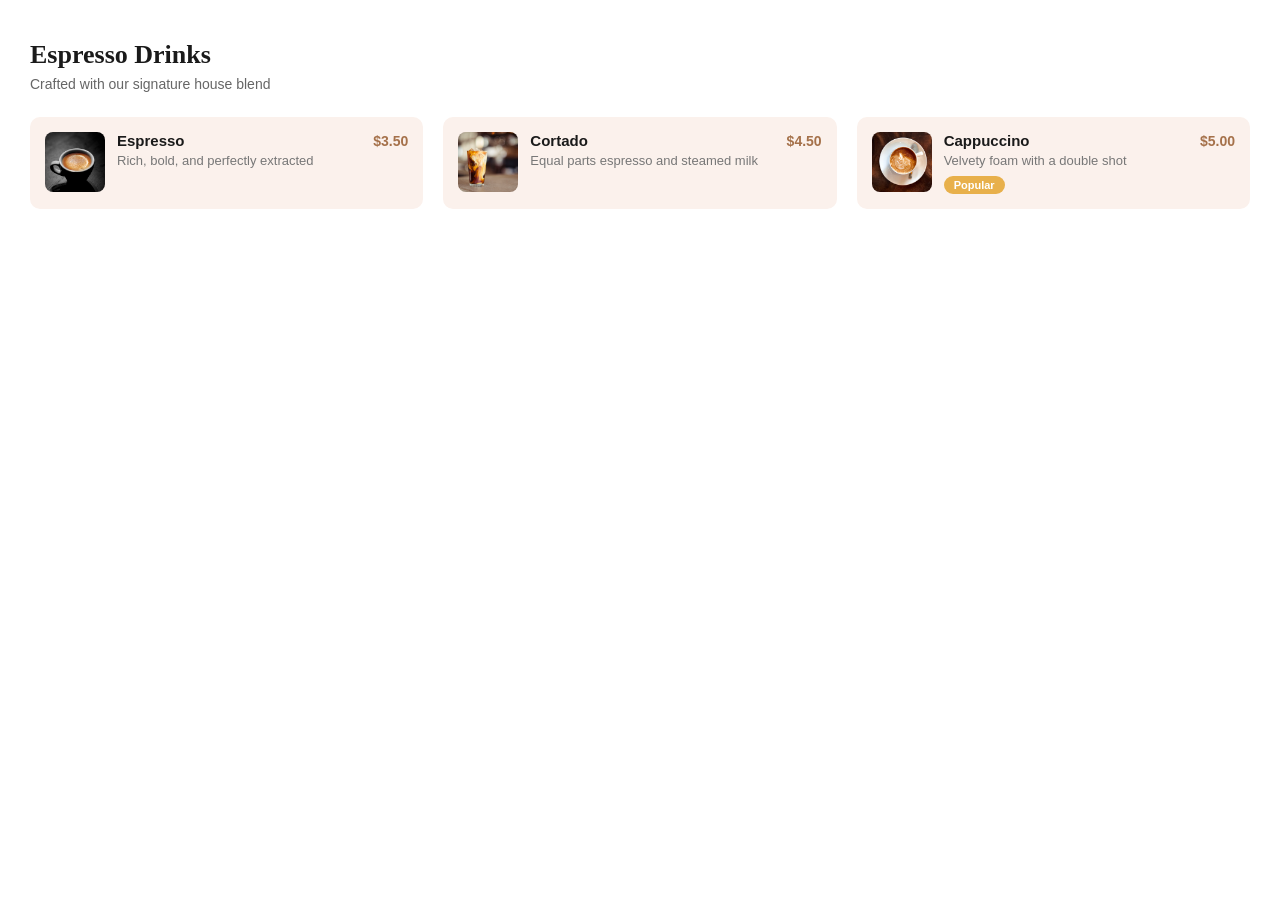
<file: iti tasks/js tasks/day4/index.html>
<!DOCTYPE html>
<html lang="en">
<head>
  <meta charset="UTF-8">
  <meta name="viewport" content="width=device-width, initial-scale=1.0">
  <title>Espresso Drinks</title>
  <link rel="stylesheet" href="style.css">
</head>
<body>

  <div id="menu-section"></div>

  <script src="script.js"></script>
</body>
</html>
</file>
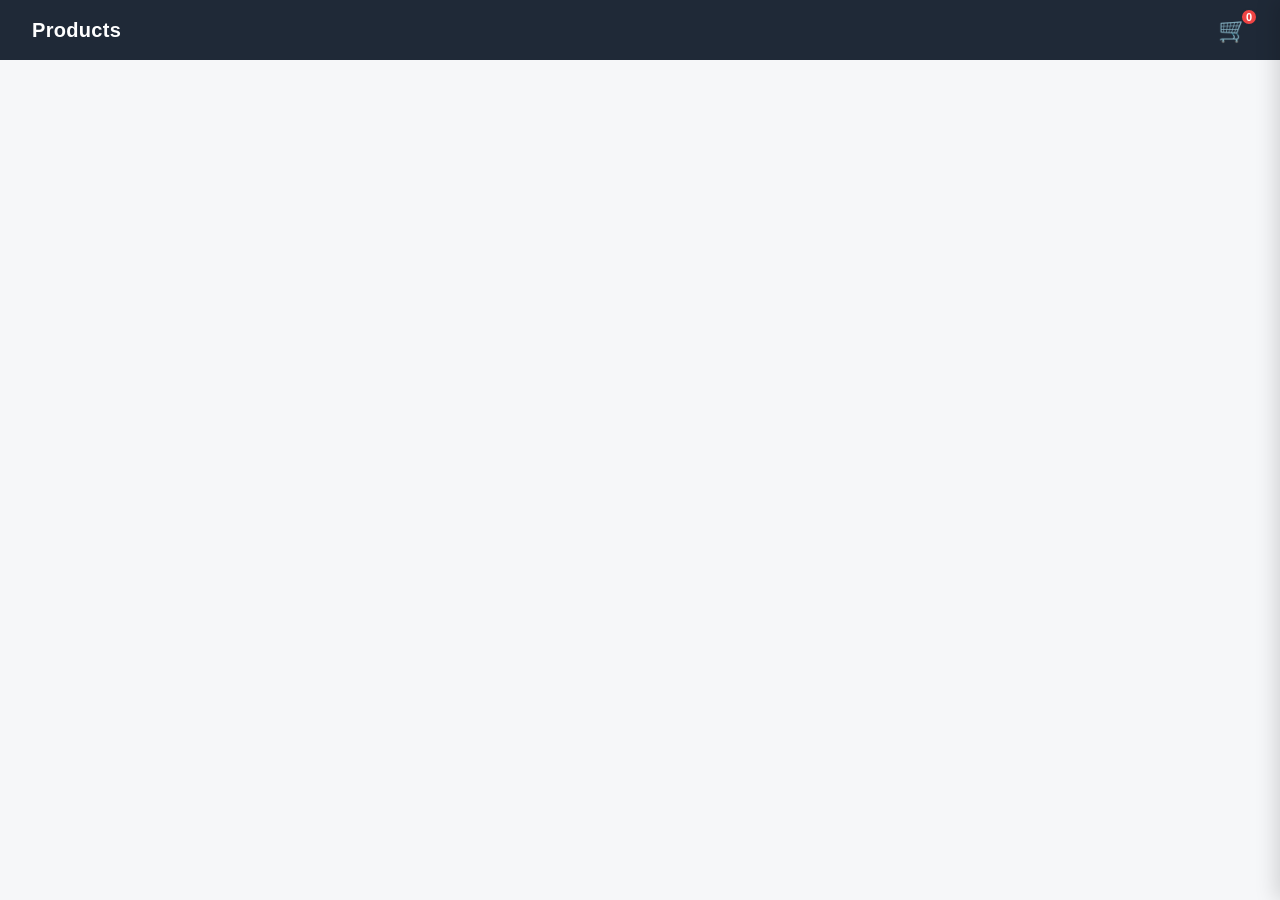
<file: iti tasks/js tasks/day5/index.html>
<!DOCTYPE html>
<html lang="en">
<head>
    <meta charset="UTF-8">
    <meta name="viewport" content="width=device-width, initial-scale=1.0">
    <title>products</title>
    <link rel="stylesheet" href="style.css">
</head>
<body>
    



    <script src="script.js"></script>
</body>
</html>
</file>
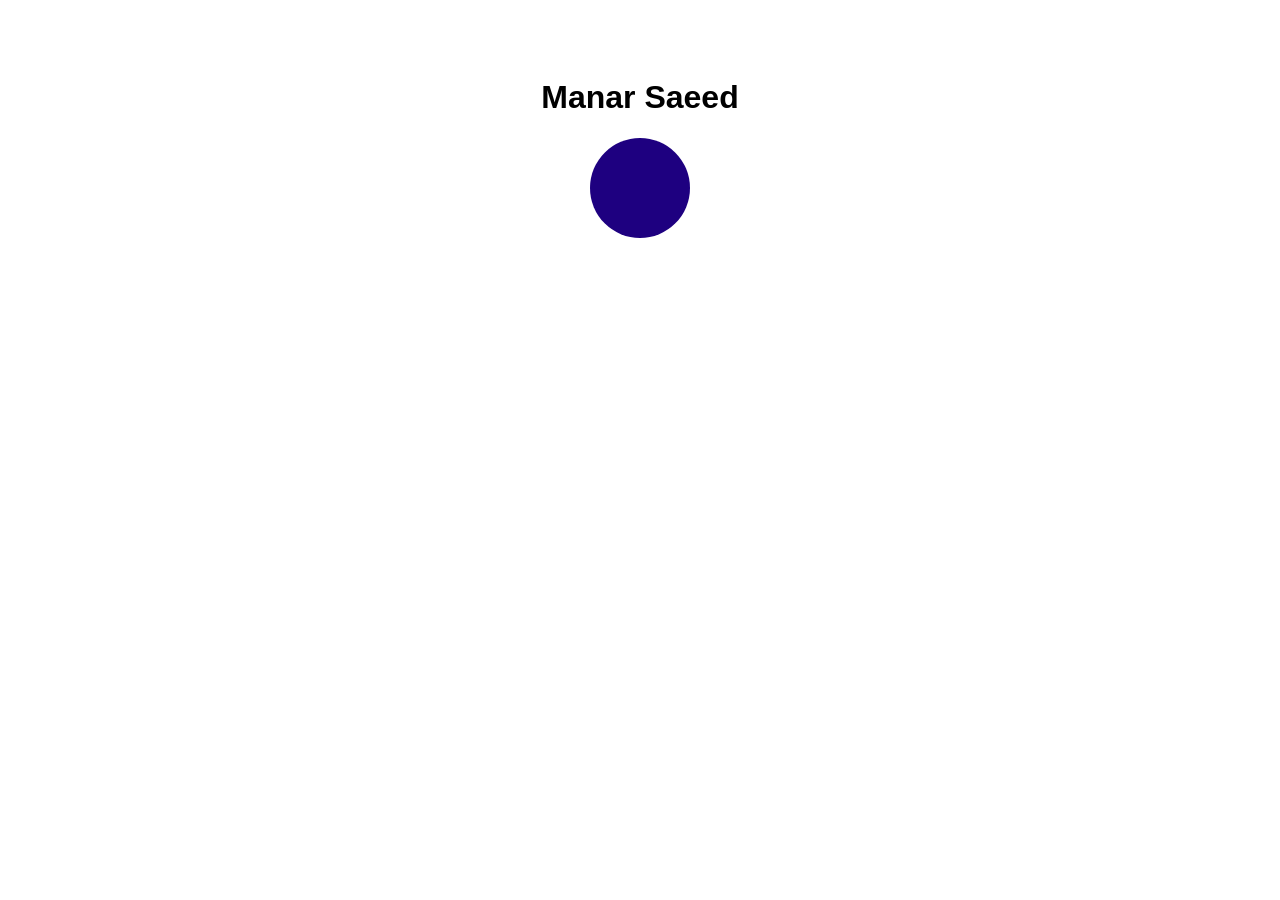
<file: iti tasks/animation.html>
<!DOCTYPE html>
<html>
<head>
<style>
  body {
    font-family: Arial, sans-serif;
    text-align: center;
    padding-top: 50px;
  }

  .circle {
    width: 100px;
    height: 100px;
    background-color: rgb(30, 0, 128);
    border-radius: 50%;
    margin: 0 auto;
    animation-iteration-count: infinite;
    animation-name: manar;
    animation-duration: 5s;
    
  }

  @keyframes manar {
    0% {
      background-color: rgb(30, 0, 128);
      transform: translateX(0) scale(1);
    }
    25% {
      background-color: orange;
      transform: translateX(150px) scale(1.3);
    }
    50% {
      background-color: teal;
      transform: translateX(0) scale(1.6);
    }
    75% {
      background-color: crimson;
      transform: translateX(-150px) scale(1.3);
    }
    100% {
      background-color: rgb(30, 0, 128);
      transform: translateX(0) scale(1);
    }
  }
</style>
</head>
<body>

<h1>Manar Saeed</h1>

<div class="circle"></div>

</body>
</html>
</file>
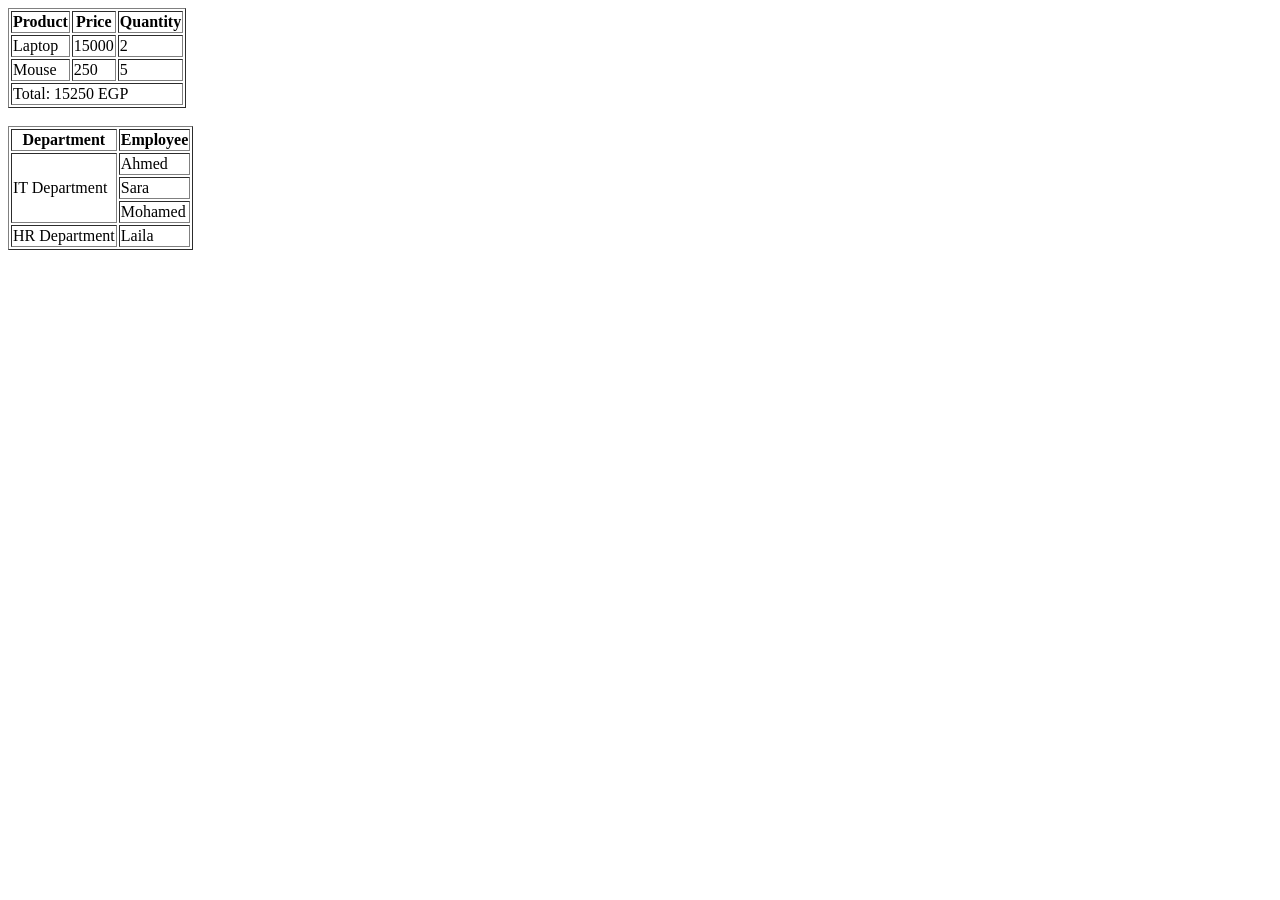
<file: iti tasks/col rowspan.html>
<!DOCTYPE html>
<html lang="en">
<head>
<meta charset="UTF-8">


</head>
<body>


<table border="1">
  <tr>
    <th>Product</th>
    <th>Price</th>
    <th>Quantity</th>
  </tr>
  <tr>
    <td>Laptop</td>
    <td>15000</td>
    <td>2</td>
  </tr>
  <tr>
    <td>Mouse</td>
    <td>250</td>
    <td>5</td>
  </tr>
  <tr>
   
    <td colspan="3" >
      Total: 15250 EGP</td>
  </tr>
</table>


<br>

<table border="1">
  <tr>
    <th>Department</th>
    <th>Employee</th>
  </tr>
  <tr>

   
    <td rowspan="3" >
      IT Department</td>
    <td>Ahmed</td>
  </tr>
  <tr>
  
    <td>Sara</td>
  </tr>
  <tr>
    <td>Mohamed</td>
  </tr>
  <tr>
    <td>HR Department</td>
    <td>Laila</td>
  </tr>
</table>

</body>
</html>
</file>
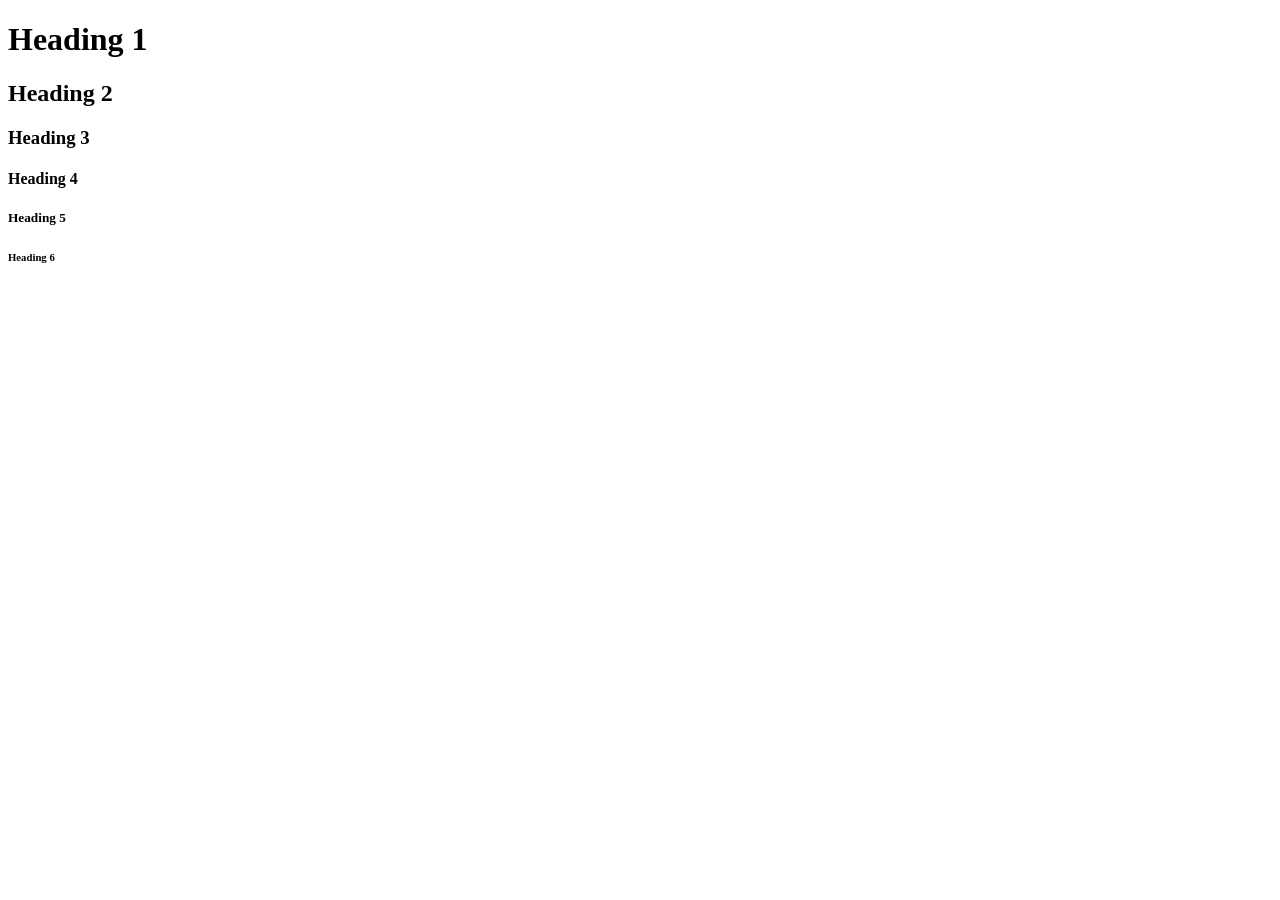
<file: iti tasks/js tasks/js-day1/heading h tags.html>
<!DOCTYPE html>
<html lang="en">
<head>
    <meta charset="UTF-8">
    <meta name="viewport" content="width=device-width, initial-scale=1.0">
    <title>task1</title>
</head>
<body>
     
    <script>

        for (let i = 1; i <= 6; i++) {
            document.write(`<h${i}>Heading ${i}</h${i}>`);
        }

    </script>

    
</body>
</html>
</file>
<file: iti tasks/js tasks/day4/style.css>
* {
  margin: 0;
  padding: 0;
  box-sizing: border-box;
}

body {
  font-family: 'Segoe UI', Tahoma, sans-serif;
  background: #ffffff;
  padding: 40px 30px;
}

.category-title {
  font-family: 'Georgia', serif;
  font-size: 26px;
  color: #1a1a1a;
  margin-bottom: 6px;
}

.category-subtitle {
  color: #666;
  font-size: 14px;
  margin-bottom: 25px;
}

.menu-grid {
  display: flex;
  gap: 20px;
  flex-wrap: wrap;
}

.menu-item {
  background: #fbf1ec;
  border-radius: 10px;
  padding: 15px;
  display: flex;
  align-items: flex-start;
  gap: 12px;
  min-width: 300px;
  flex: 1;
  cursor: pointer;
  transition: box-shadow 0.3s ease, transform 0.3s ease;
}

.menu-item.hovered {
  box-shadow: 0 10px 25px rgba(0, 0, 0, 0.12);
  transform: translateY(-2px);
}

.item-image-wrap {
  width: 60px;
  height: 60px;
  border-radius: 8px;
  overflow: hidden;
  flex-shrink: 0;
}

.item-image {
  width: 100%;
  height: 100%;
  object-fit: cover;
  display: block;
  transition: transform 0.35s ease;
}

.menu-item.hovered .item-image {
  transform: scale(1.15);
}

.item-image-error {
  width: 100%;
  height: 100%;
  display: flex;
  align-items: center;
  justify-content: center;
  text-align: center;
  font-size: 10px;
  color: #a5714a;
  background: #f0ddd2;
  line-height: 1.3;
}

.item-body {
  flex: 1;
}

.item-top {
  display: flex;
  justify-content: space-between;
  align-items: center;
  gap: 10px;
}

.item-name {
  font-size: 15px;
  font-weight: 600;
  color: #1a1a1a;
}

.item-price {
  font-size: 14px;
  font-weight: 600;
  color: #a5714a;
  white-space: nowrap;
}

.item-desc {
  font-size: 13px;
  color: #777;
  margin-top: 4px;
}

.tag-popular {
  display: inline-block;
  background: #e8b04b;
  color: #fff;
  font-size: 11px;
  font-weight: 600;
  padding: 3px 10px;
  border-radius: 20px;
  margin-top: 8px;
}
</file>
<file: iti tasks/js tasks/day5/style.css>
* {
  box-sizing: border-box;
}

body {
  margin: 0;
  background: #f6f7f9;
  font-family: "Segoe UI", Roboto, Arial, sans-serif;
  color: #222;
}

.topbar {
  display: flex;
  justify-content: space-between;
  align-items: center;
  padding: 16px 32px;
  background: #1f2937;
  position: sticky;
  top: 0;
  z-index: 5;
}

.site-title {
  color: #fff;
  font-size: 20px;
  font-weight: 600;
  margin: 0;
  letter-spacing: 0.3px;
}

.cart-icon {
  position: relative;
  cursor: pointer;
  font-size: 24px;
  color: #fff;
  transition: transform 0.15s ease;
}

.cart-icon:hover {
  transform: scale(1.08);
}

.cart-count {
  position: absolute;
  top: -8px;
  right: -10px;
  background: #ef4444;
  color: #fff;
  font-size: 11px;
  font-weight: 700;
  border-radius: 50%;
  min-width: 18px;
  height: 18px;
  display: flex;
  align-items: center;
  justify-content: center;
  padding: 0 4px;
  border: 2px solid #1f2937;
}

.container {
  display: grid;
  grid-template-columns: repeat(auto-fill, minmax(230px, 1fr));
  gap: 20px;
  padding: 28px 32px;
  max-width: 1200px;
  margin: 0 auto;
}

.card {
  background: #fff;
  border-radius: 12px;
  border: 1px solid #eceef1;
  box-shadow: 0 1px 3px rgba(0, 0, 0, 0.06);
  padding: 16px;
  display: flex;
  flex-direction: column;
  align-items: center;
  text-align: center;
  transition: transform 0.15s ease, box-shadow 0.15s ease;
}

.card:hover {
  transform: translateY(-4px);
  box-shadow: 0 8px 20px rgba(0, 0, 0, 0.1);
}

.card .imag {
  width: 100%;
  height: 160px;
  object-fit: cover;
  border-radius: 8px;
  margin-bottom: 12px;
  background: #f0f0f0;
}

.card .title {
  font-weight: 600;
  font-size: 15px;
  margin: 4px 0;
  color: #111827;
}

.card .price {
  color: #16a34a;
  font-weight: 700;
  font-size: 16px;
  margin: 2px 0 8px;
}

.card .brand,
.card .category {
  font-size: 12px;
  color: #6b7280;
  margin: 1px 0;
  text-transform: capitalize;
}

.card .rating {
  font-size: 12px;
  color: #d97706;
  font-weight: 600;
  margin: 4px 0;
}

.card .description {
  font-size: 13px;
  color: #6b7280;
  margin: 8px 0;
  line-height: 1.4;
  display: -webkit-box;
  -webkit-line-clamp: 2;
  -webkit-box-orient: vertical;
  overflow: hidden;
}

.card button {
  margin-top: auto;
  padding: 10px 14px;
  border: none;
  border-radius: 8px;
  background: #4f46e5;
  color: #fff;
  cursor: pointer;
  width: 100%;
  font-size: 14px;
  font-weight: 600;
  transition: background 0.15s ease;
}

.card button:hover {
  background: #4338ca;
}

.backdrop {
  display: none;
  position: fixed;
  inset: 0;
  background: rgba(15, 23, 42, 0.45);
  z-index: 9;
}

.backdrop.open {
  display: block;
}

.cart-sidebar {
  position: fixed;
  top: 0;
  right: 0;
  height: 100vh;
  width: 340px;
  max-width: 85%;
  background: #fff;
  box-shadow: -4px 0 20px rgba(0, 0, 0, 0.15);
  transform: translateX(100%);
  transition: transform 0.3s ease;
  z-index: 10;
  display: flex;
  flex-direction: column;
  padding: 24px;
}

.cart-sidebar.open {
  transform: translateX(0);
}

.cart-sidebar h2 {
  margin: 0 0 16px;
  font-size: 18px;
  font-weight: 600;
  color: #111827;
  border-bottom: 1px solid #eceef1;
  padding-bottom: 12px;
}

.cart-list {
  flex: 1;
  overflow-y: auto;
}

.cart-row {
  display: flex;
  justify-content: space-between;
  align-items: center;
  padding: 10px 0;
  border-bottom: 1px solid #f1f1f1;
  font-size: 14px;
  color: #374151;
}

.cart-row span:last-child {
  font-weight: 600;
  color: #16a34a;
}

.empty-msg {
  text-align: center;
  color: #9ca3af;
  padding: 30px 0;
  font-size: 14px;
}

.cart-sidebar .close-btn {
  margin-top: 16px;
  width: 100%;
  padding: 11px;
  border: none;
  border-radius: 8px;
  background: #f3f4f6;
  color: #374151;
  font-weight: 600;
  cursor: pointer;
  transition: background 0.15s ease;
}

.cart-sidebar .close-btn:hover {
  background: #e5e7eb;
}
</file>
